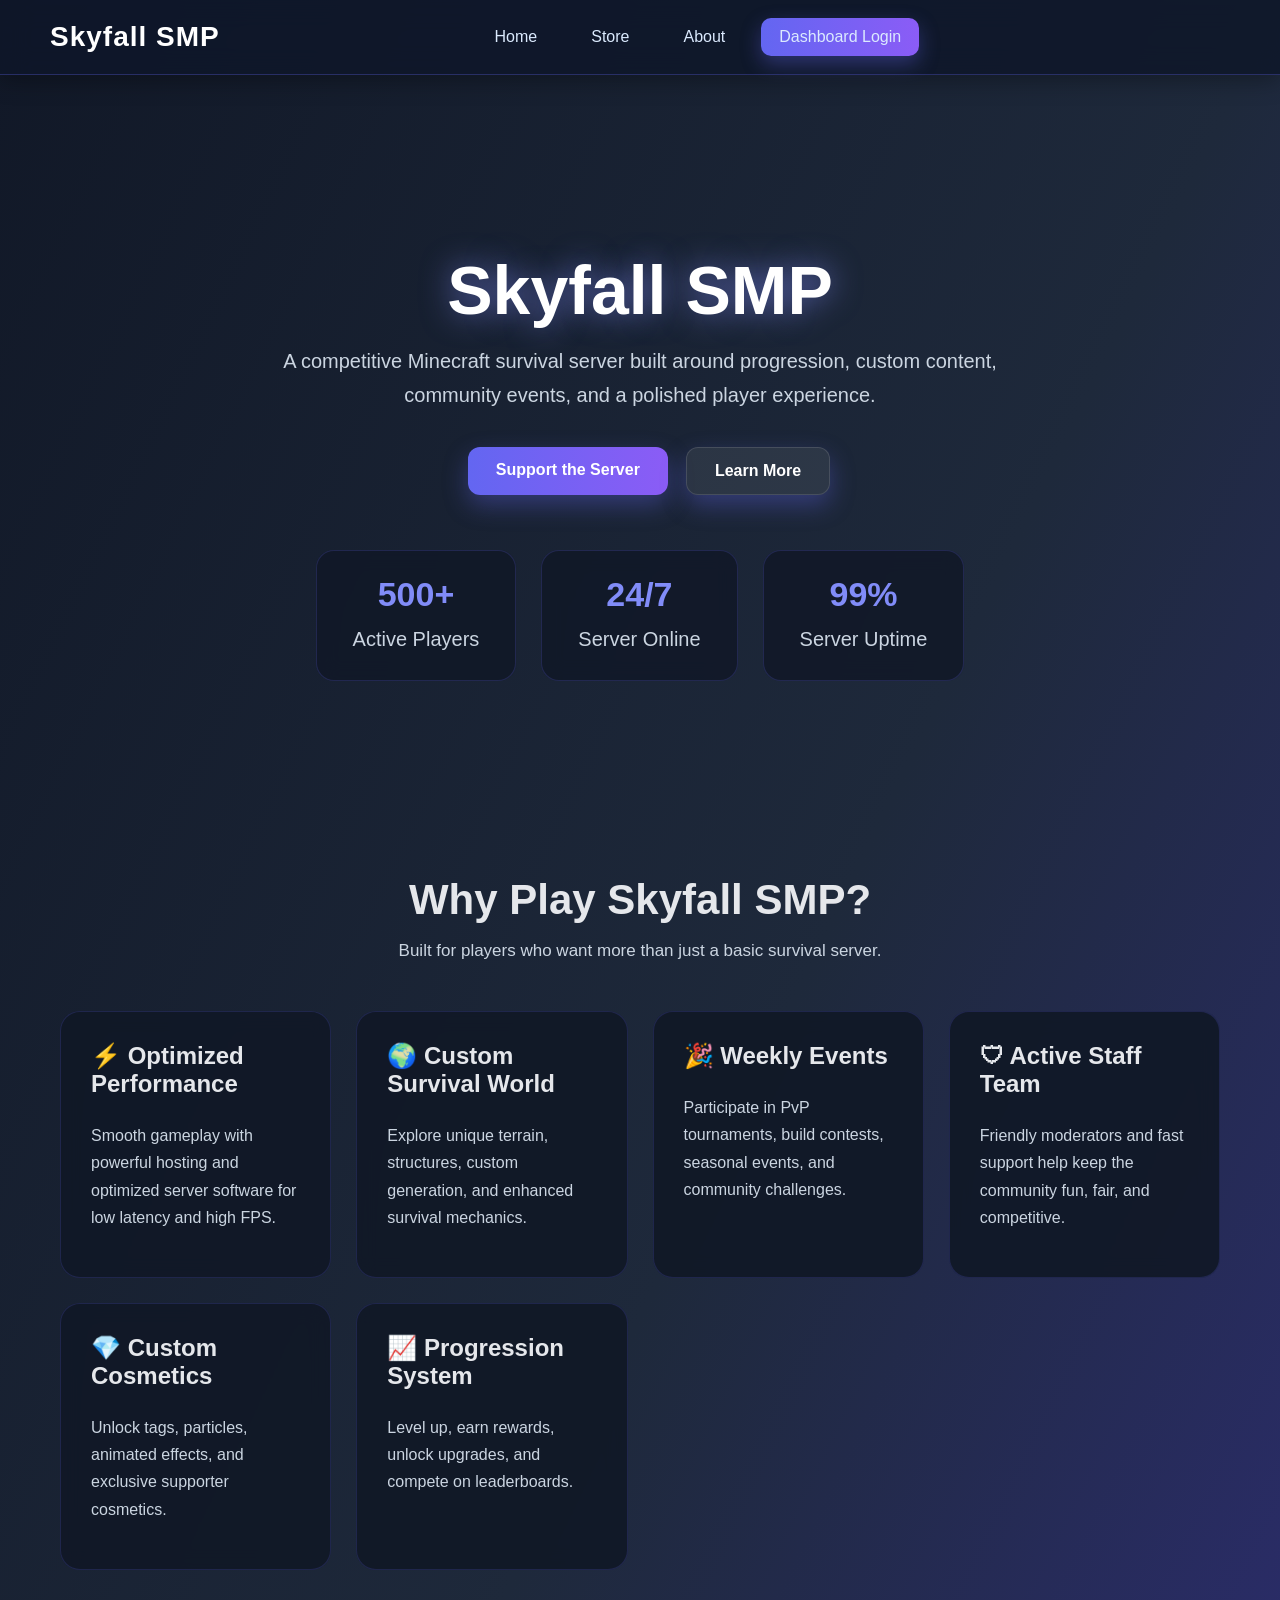
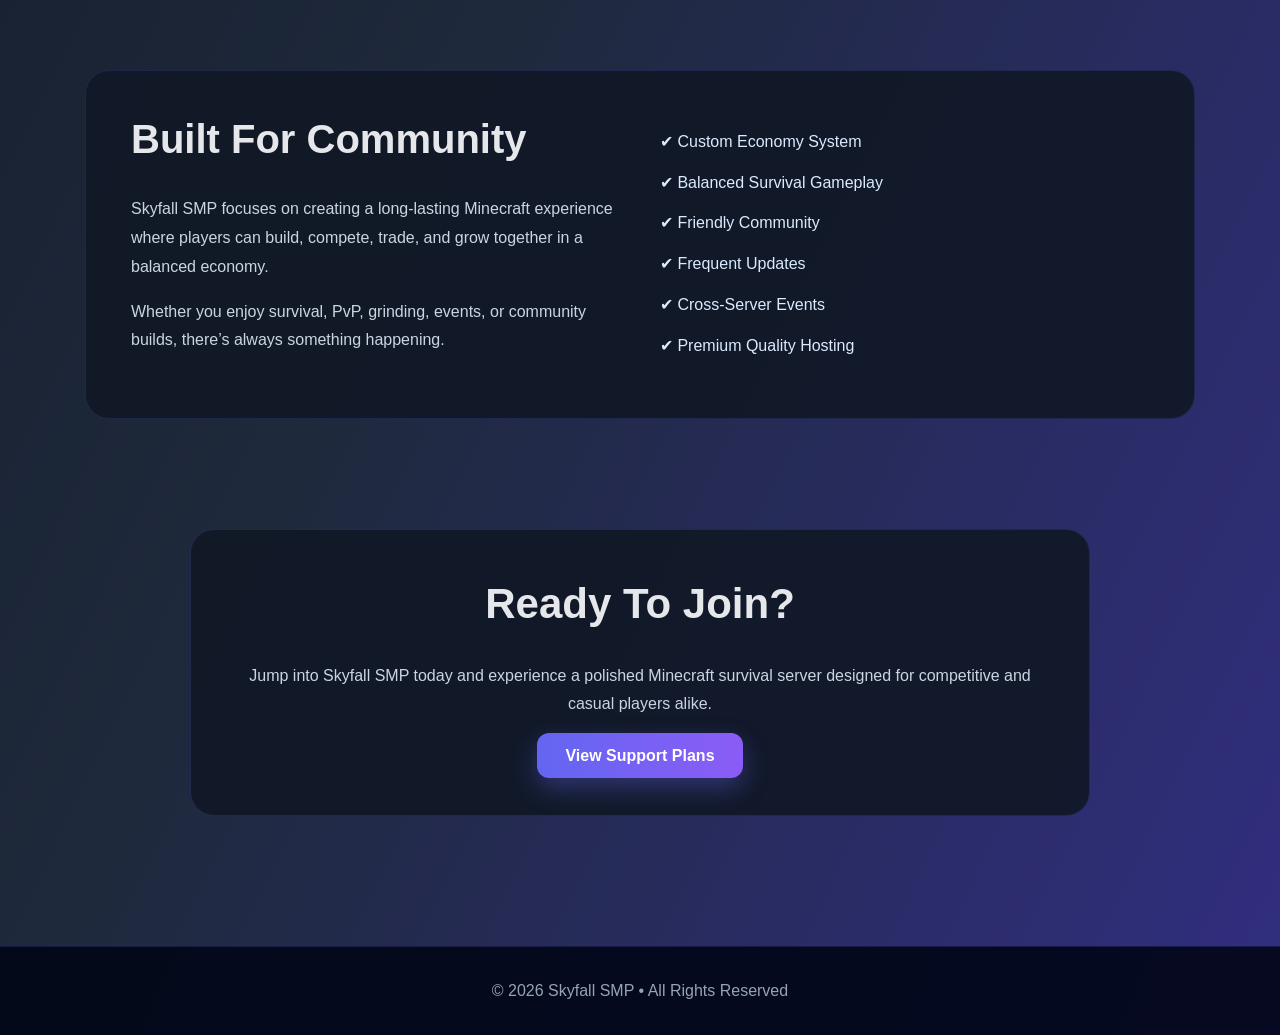
<file: index.html>
<!DOCTYPE html>
<html lang="en">
<head>
<meta charset="UTF-8">
<title>Skyfall SMP</title>

<style>
  * {
    box-sizing: border-box;
  }

  body {
    margin: 0;
    font-family: 'Segoe UI', sans-serif;
    background: linear-gradient(to bottom right, #111827, #1e293b, #312e81);
    color: #e5e7eb;
  }

  /* HEADER */

  header {
    display: flex;
    justify-content: space-between;
    align-items: center;
    padding: 18px 50px;
    background: rgba(15, 23, 42, 0.85);
    backdrop-filter: blur(14px);
    border-bottom: 1px solid rgba(99,102,241,0.3);
    box-shadow: 0 4px 25px rgba(0,0,0,0.35);
    position: sticky;
    top: 0;
    z-index: 1000;
  }

  .logo {
    font-size: 28px;
    font-weight: 700;
    color: white;
    letter-spacing: 1px;
  }

  nav {
    display: flex;
    gap: 18px;
  }

  nav a {
    color: #dbeafe;
    text-decoration: none;
    padding: 10px 18px;
    border-radius: 10px;
    transition: 0.25s;
    font-weight: 500;
  }

  nav a:hover {
    background: rgba(99,102,241,0.2);
    color: white;
  }

 .login-btn {
  background: linear-gradient(to right, #6366f1, #8b5cf6);
  box-shadow: 0 8px 20px rgba(99,102,241,0.35);
}

.login-btn:hover {
  background: linear-gradient(to right, #7c3aed, #6366f1);
  transform: translateY(-2px);
  box-shadow: 0 12px 25px rgba(99,102,241,0.45);
}

  /* HERO */

  .hero {
    text-align: center;
    padding: 120px 20px 80px;
    max-width: 1000px;
    margin: auto;
  }

  .hero h1 {
    font-size: 68px;
    margin-bottom: 15px;
    color: white;
    text-shadow: 0 0 30px rgba(129,140,248,0.65);
  }

  .hero p {
    color: #cbd5e1;
    font-size: 20px;
    max-width: 760px;
    margin: auto;
    line-height: 1.7;
  }

  .hero-buttons {
    margin-top: 35px;
    display: flex;
    justify-content: center;
    gap: 18px;
    flex-wrap: wrap;
  }

  .btn {
    background: linear-gradient(to right, #6366f1, #8b5cf6);
    padding: 14px 28px;
    border-radius: 12px;
    color: white;
    text-decoration: none;
    font-weight: 600;
    transition: 0.25s;
    box-shadow: 0 10px 25px rgba(99,102,241,0.35);
  }

  .btn:hover {
    transform: translateY(-2px);
    box-shadow: 0 15px 30px rgba(99,102,241,0.45);
  }

  .btn-secondary {
    background: rgba(255,255,255,0.08);
    border: 1px solid rgba(255,255,255,0.12);
  }

  /* STATS */

  .stats {
    display: flex;
    justify-content: center;
    gap: 25px;
    flex-wrap: wrap;
    margin-top: 55px;
  }

  .stat-box {
    background: rgba(17,24,39,0.85);
    border: 1px solid rgba(99,102,241,0.2);
    padding: 24px 36px;
    border-radius: 18px;
    min-width: 180px;
    text-align: center;
    backdrop-filter: blur(10px);
    transition: 0.25s;
  }

  .stat-box:hover {
    transform: translateY(-6px);
    border-color: #818cf8;
  }

  .stat-box h2 {
    margin: 0;
    font-size: 34px;
    color: #818cf8;
  }

  .stat-box p {
    color: #cbd5e1;
    margin-top: 8px;
  }

  /* FEATURES */

  .features {
    padding: 80px 20px;
    max-width: 1200px;
    margin: auto;
  }

  .section-title {
    text-align: center;
    margin-bottom: 50px;
  }

  .section-title h2 {
    font-size: 42px;
    margin-bottom: 10px;
  }

  .section-title p {
    color: #cbd5e1;
    font-size: 17px;
  }

  .feature-grid {
    display: grid;
    grid-template-columns: repeat(auto-fit, minmax(260px, 1fr));
    gap: 25px;
  }

  .feature-card {
    background: rgba(17,24,39,0.92);
    border: 1px solid rgba(99,102,241,0.18);
    border-radius: 20px;
    padding: 30px;
    transition: 0.25s;
    backdrop-filter: blur(10px);
  }

  .feature-card:hover {
    transform: translateY(-8px);
    border-color: #818cf8;
    box-shadow: 0 20px 40px rgba(0,0,0,0.35);
  }

  .feature-card h3 {
    margin-top: 0;
    font-size: 24px;
  }

  .feature-card p {
    color: #cbd5e1;
    line-height: 1.7;
  }

  /* SERVER INFO */

  .server-section {
    max-width: 1150px;
    margin: auto;
    padding: 20px;
  }

  .server-box {
    background: rgba(17,24,39,0.92);
    border-radius: 24px;
    padding: 45px;
    border: 1px solid rgba(99,102,241,0.18);
    display: grid;
    grid-template-columns: 1fr 1fr;
    gap: 40px;
    align-items: center;
  }

  .server-box h2 {
    font-size: 40px;
    margin-top: 0;
  }

  .server-box p {
    color: #cbd5e1;
    line-height: 1.8;
    font-size: 16px;
  }

  .server-list p {
    margin: 12px 0;
    color: #dbeafe;
  }

  /* JOIN SECTION */

  .join-section {
    text-align: center;
    padding: 90px 20px;
  }

  .join-box {
    background: rgba(17,24,39,0.92);
    border: 1px solid rgba(99,102,241,0.2);
    border-radius: 24px;
    max-width: 900px;
    margin: auto;
    padding: 50px;
  }

  .join-box h2 {
    font-size: 42px;
    margin-top: 0;
  }

  .join-box p {
    color: #cbd5e1;
    line-height: 1.7;
    margin-bottom: 30px;
  }

  /* FOOTER */

  footer {
    text-align: center;
    padding: 35px;
    color: #94a3b8;
    background: rgba(2,6,23,0.9);
    border-top: 1px solid rgba(99,102,241,0.2);
    margin-top: 40px;
  }

  /* MOBILE */

  @media (max-width: 900px) {

    header {
      flex-direction: column;
      gap: 15px;
      padding: 20px;
    }

    nav {
      flex-wrap: wrap;
      justify-content: center;
    }

    .hero h1 {
      font-size: 50px;
    }

    .server-box {
      grid-template-columns: 1fr;
    }
  }
</style>

</head>
<body>

<header>
  <div class="logo">Skyfall SMP</div>

  <nav>
    <a href="index.html">Home</a>
    <a href="store.html">Store</a>
    <a href="about.html">About</a>
    <a href="login.html" class="login-btn">
    Dashboard Login
     <a>
  </nav>
</header>

<!-- HERO -->

<section class="hero">

  <h1>Skyfall SMP</h1>

  <p>
    A competitive Minecraft survival server built around progression,
    custom content, community events, and a polished player experience.
  </p>

  <div class="hero-buttons">
    <a href="store.html" class="btn">Support the Server</a>
    <a href="about.html" class="btn btn-secondary">Learn More</a>
  </div>

  <div class="stats">

    <div class="stat-box">
      <h2>500+</h2>
      <p>Active Players</p>
    </div>

    <div class="stat-box">
      <h2>24/7</h2>
      <p>Server Online</p>
    </div>

    <div class="stat-box">
      <h2>99%</h2>
      <p>Server Uptime</p>
    </div>

  </div>

</section>

<!-- FEATURES -->

<section class="features">

  <div class="section-title">
    <h2>Why Play Skyfall SMP?</h2>
    <p>
      Built for players who want more than just a basic survival server.
    </p>
  </div>

  <div class="feature-grid">

    <div class="feature-card">
      <h3>⚡ Optimized Performance</h3>
      <p>
        Smooth gameplay with powerful hosting and optimized server software
        for low latency and high FPS.
      </p>
    </div>

    <div class="feature-card">
      <h3>🌍 Custom Survival World</h3>
      <p>
        Explore unique terrain, structures, custom generation,
        and enhanced survival mechanics.
      </p>
    </div>

    <div class="feature-card">
      <h3>🎉 Weekly Events</h3>
      <p>
        Participate in PvP tournaments, build contests,
        seasonal events, and community challenges.
      </p>
    </div>

    <div class="feature-card">
      <h3>🛡 Active Staff Team</h3>
      <p>
        Friendly moderators and fast support help keep the
        community fun, fair, and competitive.
      </p>
    </div>

    <div class="feature-card">
      <h3>💎 Custom Cosmetics</h3>
      <p>
        Unlock tags, particles, animated effects,
        and exclusive supporter cosmetics.
      </p>
    </div>

    <div class="feature-card">
      <h3>📈 Progression System</h3>
      <p>
        Level up, earn rewards, unlock upgrades,
        and compete on leaderboards.
      </p>
    </div>

  </div>

</section>

<!-- SERVER INFO -->

<section class="server-section">

  <div class="server-box">

    <div>
      <h2>Built For Community</h2>

      <p>
        Skyfall SMP focuses on creating a long-lasting Minecraft
        experience where players can build, compete, trade,
        and grow together in a balanced economy.
      </p>

      <p>
        Whether you enjoy survival, PvP, grinding, events,
        or community builds, there’s always something happening.
      </p>
    </div>

    <div class="server-list">
      <p>✔ Custom Economy System</p>
      <p>✔ Balanced Survival Gameplay</p>
      <p>✔ Friendly Community</p>
      <p>✔ Frequent Updates</p>
      <p>✔ Cross-Server Events</p>
      <p>✔ Premium Quality Hosting</p>
    </div>

  </div>

</section>

<!-- JOIN SECTION -->

<section class="join-section">

  <div class="join-box">

    <h2>Ready To Join?</h2>

    <p>
      Jump into Skyfall SMP today and experience a polished
      Minecraft survival server designed for competitive
      and casual players alike.
    </p>

    <a href="store.html" class="btn">
      View Support Plans
    </a>

  </div>

</section>

<footer>
  © 2026 Skyfall SMP • All Rights Reserved
</footer>

</body>
</html>
</file>
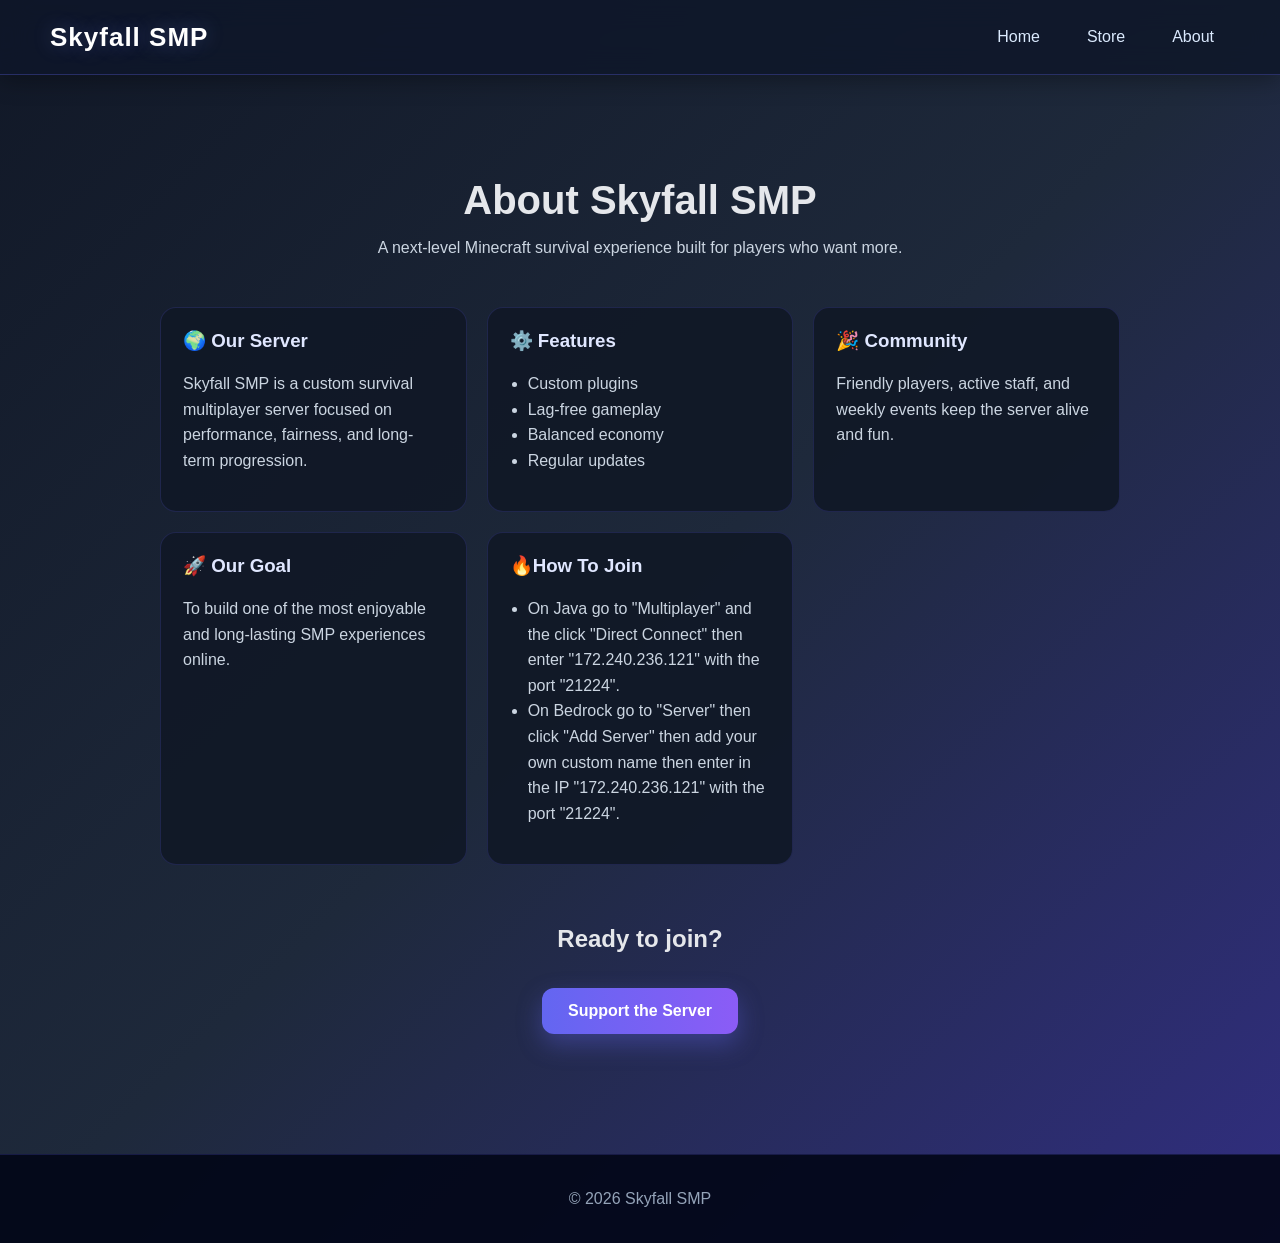
<file: about.html>
<!DOCTYPE html>
<html lang="en">
<head>
  <meta charset="UTF-8">
  <title>About | Skyfall SMP</title>

  <style>
    * {
      box-sizing: border-box;
    }

    body {
      margin: 0;
      font-family: 'Segoe UI', sans-serif;
      background: linear-gradient(to bottom right, #111827, #1e293b, #312e81);
      color: #e5e7eb;
    }

    /* ===== HEADER (UPDATED TO MATCH SITE) ===== */

    header {
      display: flex;
      justify-content: space-between;
      align-items: center;
      padding: 18px 50px;
      background: rgba(15, 23, 42, 0.85);
      backdrop-filter: blur(14px);
      border-bottom: 1px solid rgba(99,102,241,0.3);
      box-shadow: 0 4px 25px rgba(0,0,0,0.35);
      position: sticky;
      top: 0;
      z-index: 1000;
    }

    header h1 {
      font-size: 26px;
      margin: 0;
      font-weight: 700;
      letter-spacing: 1px;
      color: white;
      text-shadow: 0 0 20px rgba(129,140,248,0.3);
    }

    nav {
      display: flex;
      gap: 15px;
    }

    nav a {
      color: #dbeafe;
      text-decoration: none;
      padding: 10px 16px;
      border-radius: 10px;
      transition: 0.25s;
      font-weight: 500;
    }

    nav a:hover {
      background: rgba(99,102,241,0.2);
      color: white;
      transform: translateY(-1px);
    }

    /* ===== PAGE CONTENT ===== */

    .about-container {
      padding: 70px 20px;
      max-width: 1000px;
      margin: auto;
    }

    .about-hero {
      text-align: center;
      margin-bottom: 50px;
    }

    .about-hero h2 {
      font-size: 40px;
      margin-bottom: 10px;
    }

    .about-hero p {
      color: #cbd5e1;
    }

    .about-grid {
      display: grid;
      grid-template-columns: repeat(auto-fit, minmax(240px, 1fr));
      gap: 20px;
    }

    .about-card {
      background: rgba(17,24,39,0.92);
      border: 1px solid rgba(99,102,241,0.18);
      padding: 22px;
      border-radius: 16px;
      transition: 0.25s;
    }

    .about-card:hover {
      transform: translateY(-6px);
      border-color: #818cf8;
      box-shadow: 0 20px 40px rgba(0,0,0,0.35);
    }

    .about-card h3 {
      margin-top: 0;
      color: #e0e7ff;
    }

    .about-card p,
    .about-card li {
      color: #cbd5e1;
      line-height: 1.6;
    }

    .about-card ul {
      padding-left: 18px;
    }

    .about-cta {
      text-align: center;
      margin-top: 60px;
    }

    .btn {
      background: linear-gradient(to right, #6366f1, #8b5cf6);
      padding: 14px 26px;
      border-radius: 12px;
      color: white;
      text-decoration: none;
      display: inline-block;
      margin-top: 15px;
      transition: 0.25s;
      font-weight: 600;
      box-shadow: 0 10px 25px rgba(99,102,241,0.35);
    }

    .btn:hover {
      transform: translateY(-2px);
      box-shadow: 0 15px 30px rgba(99,102,241,0.5);
    }

    footer {
      text-align: center;
      padding: 35px;
      color: #94a3b8;
      background: rgba(2,6,23,0.9);
      border-top: 1px solid rgba(99,102,241,0.2);
      margin-top: 50px;
    }
  </style>

</head>
<body>

<header>
  <h1>Skyfall SMP</h1>

  <nav>
    <a href="index.html">Home</a>
    <a href="store.html">Store</a>
    <a href="about.html">About</a>
  </nav>
</header>

<section class="about-container">

  <div class="about-hero">
    <h2>About Skyfall SMP</h2>
    <p>A next-level Minecraft survival experience built for players who want more.</p>
  </div>

  <div class="about-grid">

    <div class="about-card">
      <h3>🌍 Our Server</h3>
      <p>
        Skyfall SMP is a custom survival multiplayer server focused on
        performance, fairness, and long-term progression.
      </p>
    </div>

    <div class="about-card">
      <h3>⚙️ Features</h3>
      <ul>
        <li>Custom plugins</li>
        <li>Lag-free gameplay</li>
        <li>Balanced economy</li>
        <li>Regular updates</li>
      </ul>
    </div>

    <div class="about-card">
      <h3>🎉 Community</h3>
      <p>
        Friendly players, active staff, and weekly events keep the server alive and fun.
      </p>
    </div>

    <div class="about-card">
      <h3>🚀 Our Goal</h3>
      <p>
        To build one of the most enjoyable and long-lasting SMP experiences online.
      </p>
    </div>

        <div class="about-card">
      <h3>🔥How To Join</h3>
      <ul>
       <li> On Java go to "Multiplayer" and the click "Direct Connect" then enter "172.240.236.121" with the port "21224".</li>
        <li>On Bedrock go to "Server" then click "Add Server" then add your own custom name then enter in the IP "172.240.236.121" with the port "21224".</li>
      </ul>
    </div>

  </div>

  <div class="about-cta">
    <h2>Ready to join?</h2>
    <a href="store.html" class="btn">Support the Server</a>
  </div>

</section>

<footer>
  © 2026 Skyfall SMP
</footer>

</body>
</html>
</file>
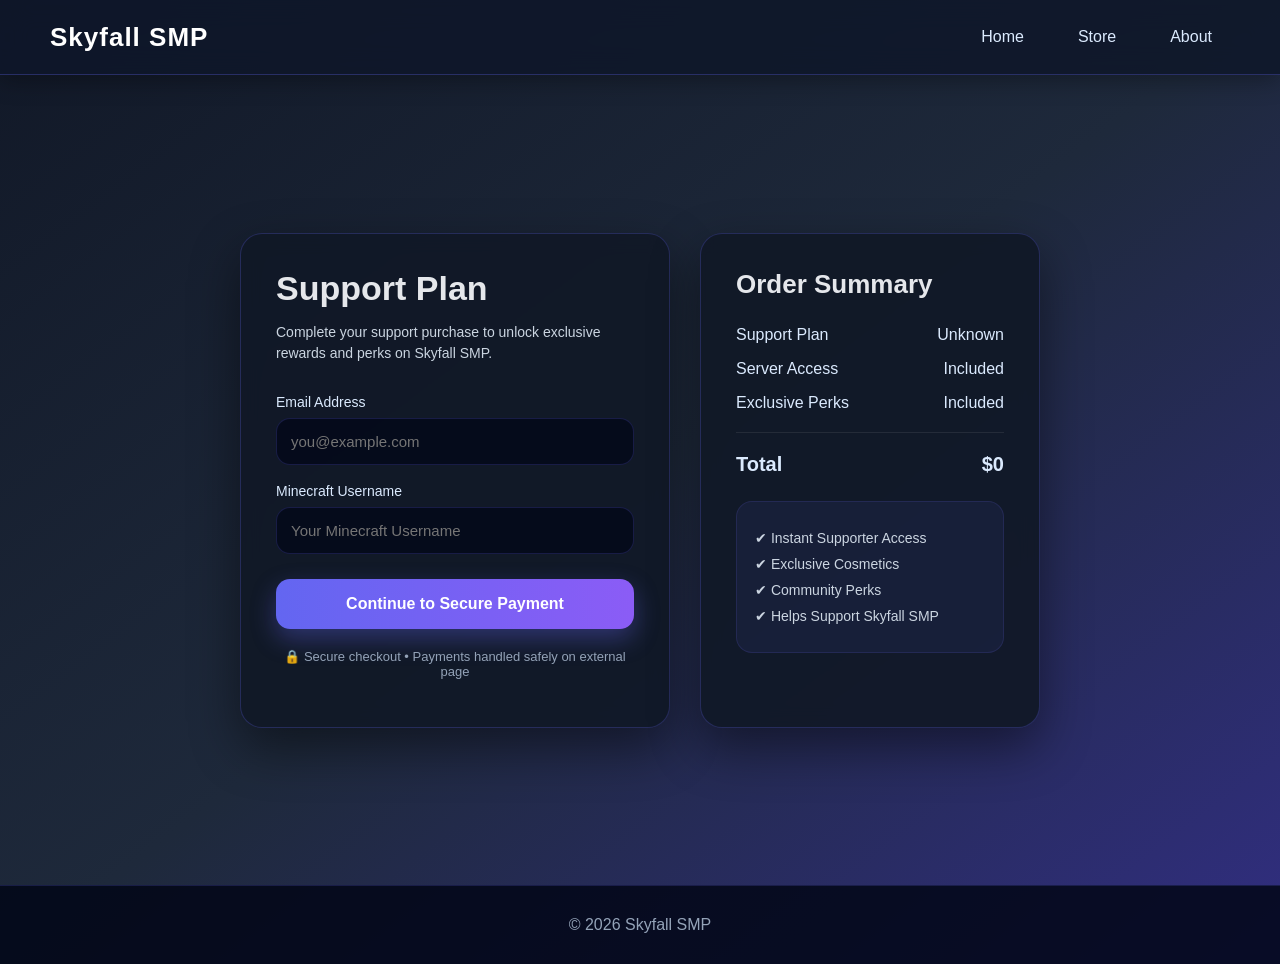
<file: checkout.html>
<!DOCTYPE html>
<html lang="en">
<head>
<meta charset="UTF-8">
<title>Checkout | Skyfall SMP</title>

<style>
  * {
    box-sizing: border-box;
  }

  body {
    margin: 0;
    font-family: 'Segoe UI', sans-serif;
    background: linear-gradient(to bottom right, #111827, #1e293b, #312e81);
    color: #e5e7eb;
    min-height: 100vh;
  }

  /* NAVBAR */

  header {
    display: flex;
    justify-content: space-between;
    align-items: center;
    padding: 18px 50px;
    background: rgba(15, 23, 42, 0.85);
    backdrop-filter: blur(14px);
    border-bottom: 1px solid rgba(99,102,241,0.3);
    box-shadow: 0 4px 25px rgba(0,0,0,0.35);
    position: sticky;
    top: 0;
    z-index: 1000;
  }

  .logo {
    font-size: 26px;
    font-weight: 700;
    color: white;
    letter-spacing: 1px;
  }

  nav {
    display: flex;
    gap: 18px;
  }

  nav a {
    color: #dbeafe;
    text-decoration: none;
    padding: 10px 18px;
    border-radius: 10px;
    transition: 0.25s;
    font-weight: 500;
  }

  nav a:hover {
    background: rgba(99,102,241,0.2);
    color: white;
  }

  /* PAGE WRAP */

  .page {
    min-height: calc(100vh - 90px);
    display: flex;
    justify-content: center;
    align-items: center;
    padding: 40px 20px;
  }

  .checkout-container {
    width: 100%;
    max-width: 1050px;
    display: flex;
    gap: 30px;
    flex-wrap: wrap;
    justify-content: center;
    animation: fadeIn 0.5s ease;
  }

  /* LEFT */

  .checkout-box {
    background: rgba(17,24,39,0.92);
    backdrop-filter: blur(10px);
    border: 1px solid rgba(99,102,241,0.25);
    padding: 35px;
    border-radius: 22px;
    width: 430px;
    box-shadow: 0 20px 50px rgba(0,0,0,0.45);
  }

  .checkout-box h2 {
    margin-top: 0;
    font-size: 34px;
    margin-bottom: 5px;
  }

  .sub {
    font-size: 14px;
    color: #cbd5e1;
    margin-bottom: 30px;
    line-height: 1.5;
  }

  label {
    display: block;
    margin-bottom: 8px;
    margin-top: 18px;
    font-size: 14px;
    color: #dbeafe;
    font-weight: 500;
  }

  input {
    width: 100%;
    padding: 14px;
    border-radius: 14px;
    border: 1px solid rgba(99,102,241,0.2);
    background: rgba(2,6,23,0.7);
    color: white;
    font-size: 15px;
    transition: 0.25s;
  }

  input:focus {
    outline: none;
    border-color: #818cf8;
    box-shadow: 0 0 15px rgba(99,102,241,0.25);
  }

  .btn {
    width: 100%;
    margin-top: 25px;
    padding: 16px;
    border: none;
    border-radius: 14px;
    background: linear-gradient(to right, #6366f1, #8b5cf6);
    color: white;
    font-size: 16px;
    font-weight: 600;
    cursor: pointer;
    transition: 0.25s;
    box-shadow: 0 10px 25px rgba(99,102,241,0.35);
  }

  .btn:hover {
    transform: translateY(-2px);
    box-shadow: 0 15px 30px rgba(99,102,241,0.45);
  }

  .secure {
    text-align: center;
    font-size: 13px;
    color: #94a3b8;
    margin-top: 20px;
  }

  /* RIGHT */

  .summary-box {
    background: rgba(17,24,39,0.92);
    backdrop-filter: blur(10px);
    border: 1px solid rgba(99,102,241,0.25);
    padding: 35px;
    border-radius: 22px;
    width: 340px;
    box-shadow: 0 20px 50px rgba(0,0,0,0.45);
  }

  .summary-box h3 {
    margin-top: 0;
    font-size: 26px;
  }

  .summary-item {
    display: flex;
    justify-content: space-between;
    margin: 16px 0;
    color: #dbeafe;
  }

  .divider {
    height: 1px;
    background: rgba(255,255,255,0.08);
    margin: 20px 0;
  }

  .total {
    font-size: 20px;
    font-weight: bold;
  }

  .perk-box {
    margin-top: 25px;
    background: rgba(99,102,241,0.08);
    border: 1px solid rgba(99,102,241,0.15);
    padding: 18px;
    border-radius: 16px;
  }

  .perk-box p {
    margin: 10px 0;
    color: #cbd5e1;
    font-size: 14px;
  }

  /* FOOTER */

  footer {
    text-align: center;
    padding: 30px;
    color: #94a3b8;
    background: rgba(2,6,23,0.85);
    border-top: 1px solid rgba(99,102,241,0.2);
  }

  /* ANIMATION */

  @keyframes fadeIn {
    from {
      opacity: 0;
      transform: translateY(15px);
    }

    to {
      opacity: 1;
      transform: translateY(0);
    }
  }

  /* MOBILE */

  @media (max-width: 900px) {
    header {
      flex-direction: column;
      gap: 15px;
      padding: 20px;
    }

    nav {
      flex-wrap: wrap;
      justify-content: center;
    }

    .checkout-container {
      flex-direction: column;
      align-items: center;
    }

    .checkout-box,
    .summary-box {
      width: 100%;
      max-width: 450px;
    }
  }
</style>

</head>
<body>

<header>
  <div class="logo">Skyfall SMP</div>

  <nav>
    <a href="index.html">Home</a>
    <a href="store.html">Store</a>
    <a href="about.html">About</a>
  </nav>
</header>

<div class="page">

  <div class="checkout-container">

    <!-- LEFT SIDE -->

    <div class="checkout-box">

      <h2 id="planTitle">Loading...</h2>

      <p class="sub">
        Complete your support purchase to unlock exclusive
        rewards and perks on Skyfall SMP.
      </p>

      <form>

        <label>Email Address</label>
        <input type="email" placeholder="you@example.com" required>

        <label>Minecraft Username</label>
        <input type="text" placeholder="Your Minecraft Username">

        <button type="button" onclick="pay()" class="btn">
          Continue to Secure Payment
        </button>

      </form>

      <p class="secure">
        🔒 Secure checkout • Payments handled safely on external page
      </p>

    </div>

    <!-- RIGHT SIDE -->

    <div class="summary-box">

      <h3>Order Summary</h3>

      <div class="summary-item">
        <span>Support Plan</span>
        <span id="summaryPlan">Loading...</span>
      </div>

      <div class="summary-item">
        <span>Server Access</span>
        <span>Included</span>
      </div>

      <div class="summary-item">
        <span>Exclusive Perks</span>
        <span>Included</span>
      </div>

      <div class="divider"></div>

      <div class="summary-item total">
        <span>Total</span>
        <span id="summaryPrice">$0</span>
      </div>

      <div class="perk-box">
        <p>✔ Instant Supporter Access</p>
        <p>✔ Exclusive Cosmetics</p>
        <p>✔ Community Perks</p>
        <p>✔ Helps Support Skyfall SMP</p>
      </div>

    </div>

  </div>

</div>

<footer>
  © 2026 Skyfall SMP
</footer>

<script>
const params = new URLSearchParams(window.location.search);
const plan = params.get("plan");

const plans = {
  basic: {
    name: "Basic Support",
    price: "$5",
    link: "https://buy.stripe.com/test_aFa5kC4Pl4Q94fE67ubQY01"
  },

  pro: {
    name: "Pro Support",
    price: "$10",
    link: "https://buy.stripe.com/test_dRmdR85Tp5Ud13sfI4bQY02"
  },

  elite: {
    name: "Elite Support",
    price: "$20",
    link: "https://buy.stripe.com/test_5kQ6oG6Xtbex8vUgM8bQY03"
  }
};

document.getElementById("planTitle").innerText =
  plans[plan]?.name || "Support Plan";

document.getElementById("summaryPlan").innerText =
  plans[plan]?.name || "Unknown";

document.getElementById("summaryPrice").innerText =
  plans[plan]?.price || "$0";

function pay() {
  window.location.href = plans[plan].link;
}
</script>

</body>
</html>
</file>
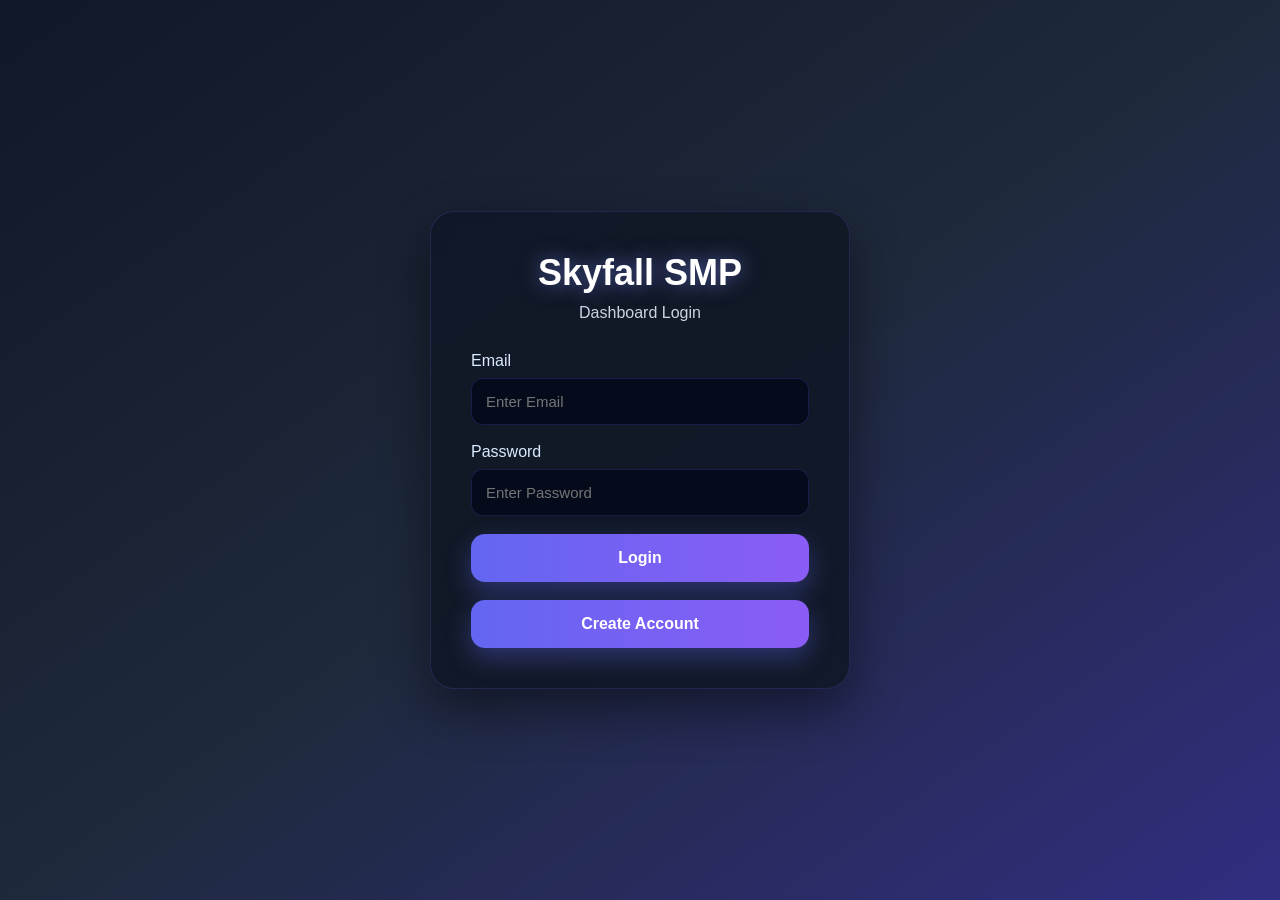
<file: login.html>
<!DOCTYPE html>
<html lang="en">
<head>
<meta charset="UTF-8">
<meta name="viewport" content="width=device-width, initial-scale=1.0">

<title>Skyfall SMP Dashboard</title>

<style>

*{
  margin:0;
  padding:0;
  box-sizing:border-box;
}

body{
  font-family:'Segoe UI',sans-serif;
  background:linear-gradient(to bottom right,#111827,#1e293b,#312e81);
  color:white;
  min-height:100vh;
}

/* LOGIN */

.login-screen{
  display:flex;
  justify-content:center;
  align-items:center;
  min-height:100vh;
  padding:20px;
}

.login-box{
  width:100%;
  max-width:420px;
  background:rgba(17,24,39,0.92);
  border:1px solid rgba(99,102,241,0.2);
  backdrop-filter:blur(12px);
  border-radius:24px;
  padding:40px;
  box-shadow:0 20px 50px rgba(0,0,0,0.45);
}

.logo{
  text-align:center;
  font-size:36px;
  font-weight:bold;
  margin-bottom:10px;
  text-shadow:0 0 20px rgba(129,140,248,0.6);
}

.subtext{
  text-align:center;
  color:#cbd5e1;
  margin-bottom:30px;
}

label{
  display:block;
  margin-top:18px;
  margin-bottom:8px;
  color:#dbeafe;
}

input{
  width:100%;
  padding:14px;
  border:none;
  border-radius:12px;
  background:rgba(2,6,23,0.7);
  color:white;
  border:1px solid rgba(99,102,241,0.2);
  font-size:15px;
}

input:focus{
  outline:none;
  border-color:#818cf8;
  box-shadow:0 0 15px rgba(99,102,241,0.25);
}

.btn{
  width:100%;
  margin-top:18px;
  padding:15px;
  border:none;
  border-radius:14px;
  background:linear-gradient(to right,#6366f1,#8b5cf6);
  color:white;
  font-size:16px;
  font-weight:600;
  cursor:pointer;
  transition:0.25s;
  box-shadow:0 10px 25px rgba(99,102,241,0.35);
}

.btn:hover{
  transform:translateY(-2px);
  box-shadow:0 15px 30px rgba(99,102,241,0.45);
}

.error{
  display:none;
  margin-top:15px;
  text-align:center;
  color:#f87171;
}

/* DASHBOARD */

.dashboard{
  display:none;
}

header{
  display:flex;
  justify-content:space-between;
  align-items:center;
  padding:20px 50px;
  background:rgba(15,23,42,0.85);
  border-bottom:1px solid rgba(99,102,241,0.3);
  backdrop-filter:blur(14px);
}

.header-logo{
  font-size:28px;
  font-weight:bold;
}

.logout-btn{
  padding:10px 18px;
  border:none;
  border-radius:10px;
  cursor:pointer;
  color:white;
  background:rgba(99,102,241,0.2);
}

.dashboard-content{
  padding:40px;
}

.welcome h1{
  font-size:42px;
  margin-bottom:10px;
}

.welcome p{
  color:#cbd5e1;
}

/* STATS */

.stats-grid{
  margin-top:35px;
  display:grid;
  grid-template-columns:repeat(auto-fit,minmax(240px,1fr));
  gap:25px;
}

.stat-card{
  background:rgba(17,24,39,0.92);
  border:1px solid rgba(99,102,241,0.18);
  border-radius:20px;
  padding:30px;
}

.stat-card h3{
  color:#cbd5e1;
  margin-bottom:15px;
}

.stat-number{
  font-size:42px;
  font-weight:bold;
}

.positive{
  color:#4ade80;
  margin-top:10px;
}

/* OVERVIEW */

.overview-grid{
  margin-top:35px;
  display:grid;
  grid-template-columns:2fr 1fr;
  gap:25px;
}

.overview-box{
  background:rgba(17,24,39,0.92);
  border:1px solid rgba(99,102,241,0.18);
  border-radius:20px;
  padding:30px;
}

.chart{
  margin-top:25px;
  display:flex;
  align-items:flex-end;
  gap:12px;
  height:220px;
}

.bar{
  flex:1;
  background:linear-gradient(to top,#6366f1,#8b5cf6);
  border-radius:10px 10px 0 0;
  position:relative;
}

.bar span{
  position:absolute;
  bottom:-28px;
  left:50%;
  transform:translateX(-50%);
  font-size:13px;
  color:#cbd5e1;
}

.activity-item{
  padding:14px 0;
  border-bottom:1px solid rgba(255,255,255,0.06);
  color:#dbeafe;
}

@media(max-width:900px){

  .overview-grid{
    grid-template-columns:1fr;
  }

  header{
    padding:20px;
  }

  .dashboard-content{
    padding:20px;
  }

}

</style>
</head>

<body>

<!-- LOGIN SCREEN -->

<div class="login-screen" id="loginScreen">

  <div class="login-box">

    <div class="logo">Skyfall SMP</div>

    <p class="subtext">
      Dashboard Login
    </p>

    <label>Email</label>
    <input type="email" id="email" placeholder="Enter Email">

    <label>Password</label>
    <input type="password" id="password" placeholder="Enter Password">

    <button class="btn" onclick="login()">
      Login
    </button>

    <button class="btn" onclick="signup()">
      Create Account
    </button>

    <div class="error" id="error">
      Invalid login credentials
    </div>

  </div>

</div>

<!-- DASHBOARD -->

<div class="dashboard" id="dashboard">

  <header>
    <div class="header-logo">
      Skyfall SMP Dashboard
    </div>

    <button class="logout-btn" onclick="logout()">
      Logout
    </button>
  </header>

  <div class="dashboard-content">

    <div class="welcome">
      <h1>Dashboard Overview</h1>

      <p>
        Monitor server analytics and activity.
      </p>
    </div>

    <!-- STATS -->

    <div class="stats-grid">

      <div class="stat-card">
        <h3>Total Sales</h3>
        <div class="stat-number" id="sales">$4,892</div>
        <div class="positive">▲ Live Updates</div>
      </div>

      <div class="stat-card">
        <h3>Site Visits</h3>
        <div class="stat-number" id="visits">28,491</div>
        <div class="positive">▲ Live Updates</div>
      </div>

      <div class="stat-card">
        <h3>Active Players</h3>
        <div class="stat-number" id="players">517</div>
        <div class="positive">▲ Live Updates</div>
      </div>

      <div class="stat-card">
        <h3>Purchases</h3>
        <div class="stat-number" id="purchases">193</div>
        <div class="positive">▲ Live Updates</div>
      </div>

    </div>

    <!-- OVERVIEW -->

    <div class="overview-grid">

      <div class="overview-box">

        <h2>Sales Overview</h2>

        <div class="chart">

          <div class="bar" style="height:45%"><span>Mon</span></div>
          <div class="bar" style="height:70%"><span>Tue</span></div>
          <div class="bar" style="height:55%"><span>Wed</span></div>
          <div class="bar" style="height:90%"><span>Thu</span></div>
          <div class="bar" style="height:95%"><span>Fri</span></div>
          <div class="bar" style="height:75%"><span>Sat</span></div>
          <div class="bar" style="height:60%"><span>Sun</span></div>

        </div>

      </div>

      <div class="overview-box">

        <h2>Recent Activity</h2>

        <div class="activity-item">✔ New Elite Purchase</div>
        <div class="activity-item">✔ 150 New Visits</div>
        <div class="activity-item">✔ Server Stable</div>
        <div class="activity-item">✔ New Signup Created</div>
        <div class="activity-item">✔ Store Purchase Complete</div>

      </div>

    </div>

  </div>

</div>

<script>

// ADMIN ACCOUNT

const adminEmail = "hunterlee136@gmail.com";
const adminPassword = "admin";

// CREATE ADMIN ACCOUNT

if(!localStorage.getItem("users")){

  const users = [
    {
      email: adminEmail,
      password: adminPassword,
      role: "admin"
    }
  ];

  localStorage.setItem("users", JSON.stringify(users));

}

// SIGNUP

function signup(){

  const email = prompt("Enter your email:");
  const password = prompt("Create a password:");

  if(!email || !password){
    alert("Please fill out all fields.");
    return;
  }

  let users = JSON.parse(localStorage.getItem("users"));

  const exists = users.find(user => user.email === email);

  if(exists){
    alert("Account already exists.");
    return;
  }

  users.push({
    email: email,
    password: password,
    role: "user"
  });

  localStorage.setItem("users", JSON.stringify(users));

  alert("Account created successfully!");
  alert("Verification email sent to " + email);

}

// LOGIN

function login(){

  const email = document.getElementById("email").value;
  const password = document.getElementById("password").value;

  let users = JSON.parse(localStorage.getItem("users"));

  const user = users.find(
    user => user.email === email && user.password === password
  );

  if(user){

    if(user.role === "admin"){

      document.getElementById("loginScreen").style.display = "none";
      document.getElementById("dashboard").style.display = "block";

      startLiveStats();

    } else {

      alert("User login successful.");
    }

  } else {

    document.getElementById("error").style.display = "block";

  }

}

// LOGOUT

function logout(){

  document.getElementById("dashboard").style.display = "none";
  document.getElementById("loginScreen").style.display = "flex";

}

// LIVE STATS

function startLiveStats(){

  let sales = 4892;
  let visits = 28491;
  let players = 517;
  let purchases = 193;

  setInterval(() => {

    sales += Math.floor(Math.random() * 20);
    visits += Math.floor(Math.random() * 50);
    players += Math.floor(Math.random() * 5);
    purchases += Math.floor(Math.random() * 2);

    document.getElementById("sales").innerText =
      "$" + sales.toLocaleString();

    document.getElementById("visits").innerText =
      visits.toLocaleString();

    document.getElementById("players").innerText =
      players.toLocaleString();

    document.getElementById("purchases").innerText =
      purchases.toLocaleString();

  }, 4000);

}

</script>

</body>
</html>
</file>
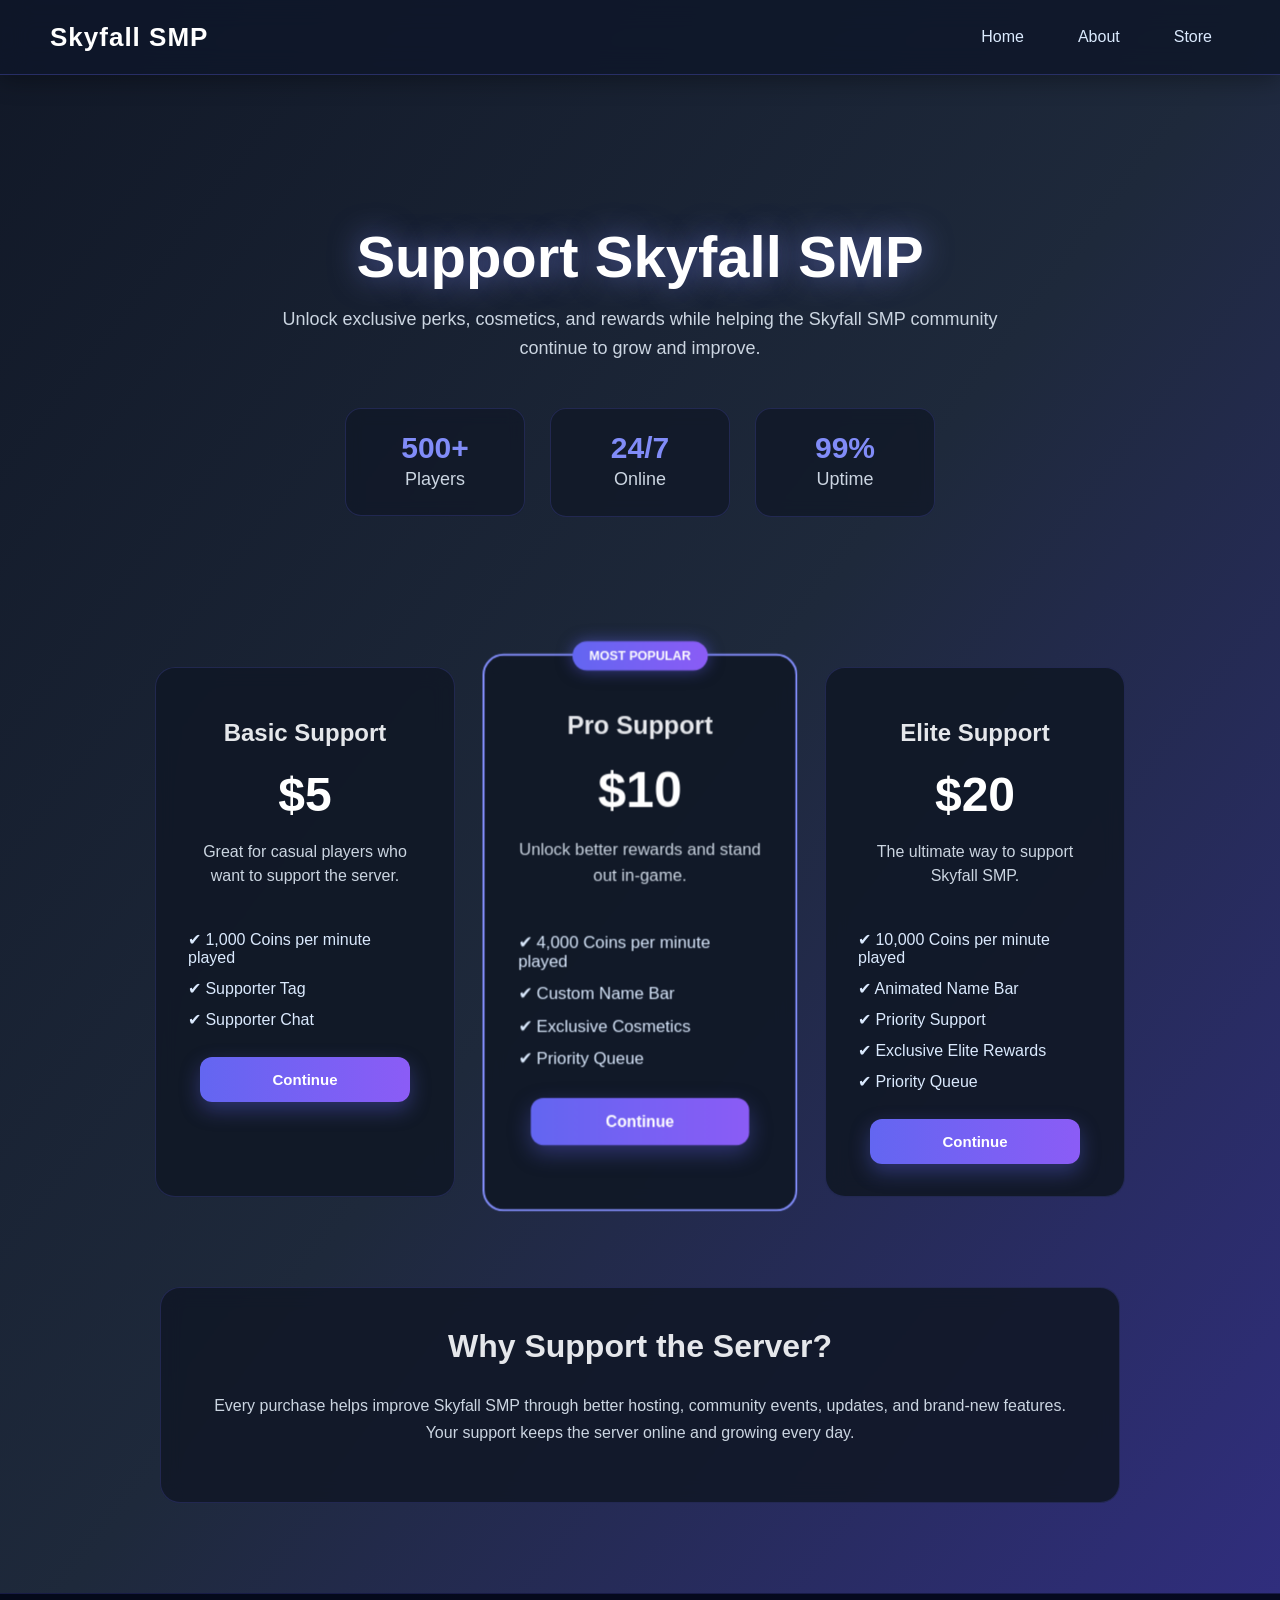
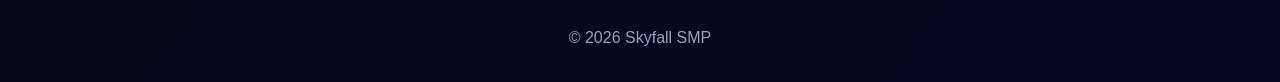
<file: store.html>
<!DOCTYPE html>
<html lang="en">
<head>
<meta charset="UTF-8">
<title>Skyfall SMP Store</title>

<style>
  * {
    box-sizing: border-box;
  }

  body {
    margin: 0;
    font-family: 'Segoe UI', sans-serif;
    background: linear-gradient(to bottom right, #111827, #1e293b, #312e81);
    color: #e5e7eb;
  }

  /* TOP NAVBAR */

  header {
    display: flex;
    justify-content: space-between;
    align-items: center;
    padding: 18px 50px;
    background: rgba(15, 23, 42, 0.85);
    backdrop-filter: blur(14px);
    border-bottom: 1px solid rgba(99,102,241,0.3);
    box-shadow: 0 4px 25px rgba(0,0,0,0.35);
    position: sticky;
    top: 0;
    z-index: 1000;
  }

  .logo {
    font-size: 26px;
    font-weight: 700;
    color: white;
    letter-spacing: 1px;
  }

  nav {
    display: flex;
    gap: 18px;
  }

  nav a {
    color: #dbeafe;
    text-decoration: none;
    padding: 10px 18px;
    border-radius: 10px;
    transition: 0.25s;
    font-weight: 500;
  }

  nav a:hover {
    background: rgba(99,102,241,0.2);
    color: white;
  }

  /* HERO */

  .hero {
    text-align: center;
    padding: 100px 20px 70px;
  }

  .hero h2 {
    font-size: 58px;
    margin-bottom: 15px;
    color: white;
    text-shadow: 0 0 30px rgba(129,140,248,0.6);
  }

  .hero p {
    color: #cbd5e1;
    font-size: 18px;
    max-width: 720px;
    margin: auto;
    line-height: 1.6;
  }

  /* STATS */

  .stats {
    display: flex;
    justify-content: center;
    gap: 25px;
    flex-wrap: wrap;
    margin-top: 45px;
  }

  .stat-box {
    background: rgba(17,24,39,0.8);
    border: 1px solid rgba(99,102,241,0.2);
    padding: 22px 34px;
    border-radius: 16px;
    min-width: 180px;
    text-align: center;
    backdrop-filter: blur(8px);
    transition: 0.25s;
  }

  .stat-box:hover {
    transform: translateY(-5px);
    border-color: #818cf8;
  }

  .stat-box h3 {
    margin: 0;
    font-size: 30px;
    color: #818cf8;
  }

  /* PLANS */

  .plans {
    display: flex;
    justify-content: center;
    gap: 35px;
    padding: 80px 20px;
    flex-wrap: wrap;
  }

  .card {
    background: rgba(17,24,39,0.92);
    width: 300px;
    padding: 32px;
    border-radius: 20px;
    text-align: center;
    transition: 0.3s ease;
    border: 1px solid rgba(99,102,241,0.2);
    position: relative;
    backdrop-filter: blur(10px);
  }

  .card:hover {
    transform: translateY(-10px);
    box-shadow: 0 25px 50px rgba(0,0,0,0.45);
    border-color: #818cf8;
  }

  .featured {
    border: 2px solid #818cf8;
    transform: scale(1.05);
  }

  .featured:hover {
    transform: scale(1.05) translateY(-10px);
  }

  .badge {
    position: absolute;
    top: -14px;
    left: 50%;
    transform: translateX(-50%);
    background: linear-gradient(to right, #6366f1, #8b5cf6);
    color: white;
    padding: 7px 16px;
    border-radius: 999px;
    font-size: 12px;
    font-weight: bold;
    box-shadow: 0 0 15px rgba(99,102,241,0.5);
  }

  .price {
    font-size: 48px;
    margin: 18px 0;
    color: white;
    font-weight: bold;
  }

  .desc {
    color: #cbd5e1;
    margin-bottom: 20px;
    min-height: 70px;
    line-height: 1.5;
  }

  .features {
    text-align: left;
    margin-bottom: 28px;
  }

  .features p {
    margin: 12px 0;
    color: #dbeafe;
  }

  /* BUTTONS */

  .btn-wrap {
    display: flex;
    justify-content: center;
  }

  .btn {
    background: linear-gradient(to right, #6366f1, #8b5cf6);
    color: white;
    text-decoration: none;
    padding: 14px 24px;
    border-radius: 12px;
    width: 90%;
    font-weight: 600;
    font-size: 15px;
    transition: 0.25s;
    box-shadow: 0 8px 20px rgba(99,102,241,0.35);
  }

  .btn:hover {
    transform: translateY(-2px) scale(1.02);
    box-shadow: 0 12px 25px rgba(99,102,241,0.5);
  }

  /* BOTTOM */

  .bottom-section {
    max-width: 1000px;
    margin: auto;
    padding: 10px 20px 90px;
  }

  .bottom-box {
    background: rgba(17,24,39,0.9);
    border-radius: 20px;
    padding: 40px;
    text-align: center;
    border: 1px solid rgba(99,102,241,0.2);
    backdrop-filter: blur(10px);
  }

  .bottom-box h2 {
    margin-top: 0;
    font-size: 32px;
  }

  .bottom-box p {
    color: #cbd5e1;
    line-height: 1.7;
    font-size: 16px;
  }

  footer {
    text-align: center;
    padding: 35px;
    color: #94a3b8;
    background: rgba(2,6,23,0.9);
    border-top: 1px solid rgba(99,102,241,0.2);
  }
</style>

</head>
<body>

<header>
  <div class="logo">Skyfall SMP</div>

  <nav>
    <a href="index.html">Home</a>
    <a href="about.html">About</a>
    <a href="store.html">Store</a>
  </nav>
</header>

<section class="hero">
  <h2>Support Skyfall SMP</h2>

  <p>
    Unlock exclusive perks, cosmetics, and rewards while helping
    the Skyfall SMP community continue to grow and improve.
  </p>

  <div class="stats">
    <div class="stat-box">
      <h3>500+</h3>
      <p>Players</p>
    </div>

    <div class="stat-box">
      <h3>24/7</h3>
      <p>Online</p>
    </div>

    <div class="stat-box">
      <h3>99%</h3>
      <p>Uptime</p>
    </div>
  </div>
</section>

<section class="plans">

  <div class="card">
    <h2>Basic Support</h2>

    <div class="price">$5</div>

    <p class="desc">
      Great for casual players who want to support the server.
    </p>

    <div class="features">
      <p>✔ 1,000 Coins per minute played</p>
      <p>✔ Supporter Tag</p>
      <p>✔ Supporter Chat</p>
    </div>

    <div class="btn-wrap">
      <a href="checkout.html?plan=basic" class="btn">Continue</a>
    </div>
  </div>

  <div class="card featured">

    <div class="badge">MOST POPULAR</div>

    <h2>Pro Support</h2>

    <div class="price">$10</div>

    <p class="desc">
      Unlock better rewards and stand out in-game.
    </p>

    <div class="features">
      <p>✔ 4,000 Coins per minute played</p>
      <p>✔ Custom Name Bar</p>
      <p>✔ Exclusive Cosmetics</p>
      <p>✔ Priority Queue</p>
    </div>

    <div class="btn-wrap">
      <a href="checkout.html?plan=pro" class="btn">Continue</a>
    </div>
  </div>

  <div class="card">
    <h2>Elite Support</h2>

    <div class="price">$20</div>

    <p class="desc">
      The ultimate way to support Skyfall SMP.
    </p>

    <div class="features">
      <p>✔ 10,000 Coins per minute played</p>
      <p>✔ Animated Name Bar</p>
      <p>✔ Priority Support</p>
      <p>✔ Exclusive Elite Rewards</p>
      <p>✔ Priority Queue</p>
    </div>

    <div class="btn-wrap">
      <a href="checkout.html?plan=elite" class="btn">Continue</a>
    </div>
  </div>

</section>

<section class="bottom-section">
  <div class="bottom-box">
    <h2>Why Support the Server?</h2>

    <p>
      Every purchase helps improve Skyfall SMP through better hosting,
      community events, updates, and brand-new features.
      Your support keeps the server online and growing every day.
    </p>
  </div>
</section>

<footer>
  © 2026 Skyfall SMP
</footer>

</body>
</html>
</file>
